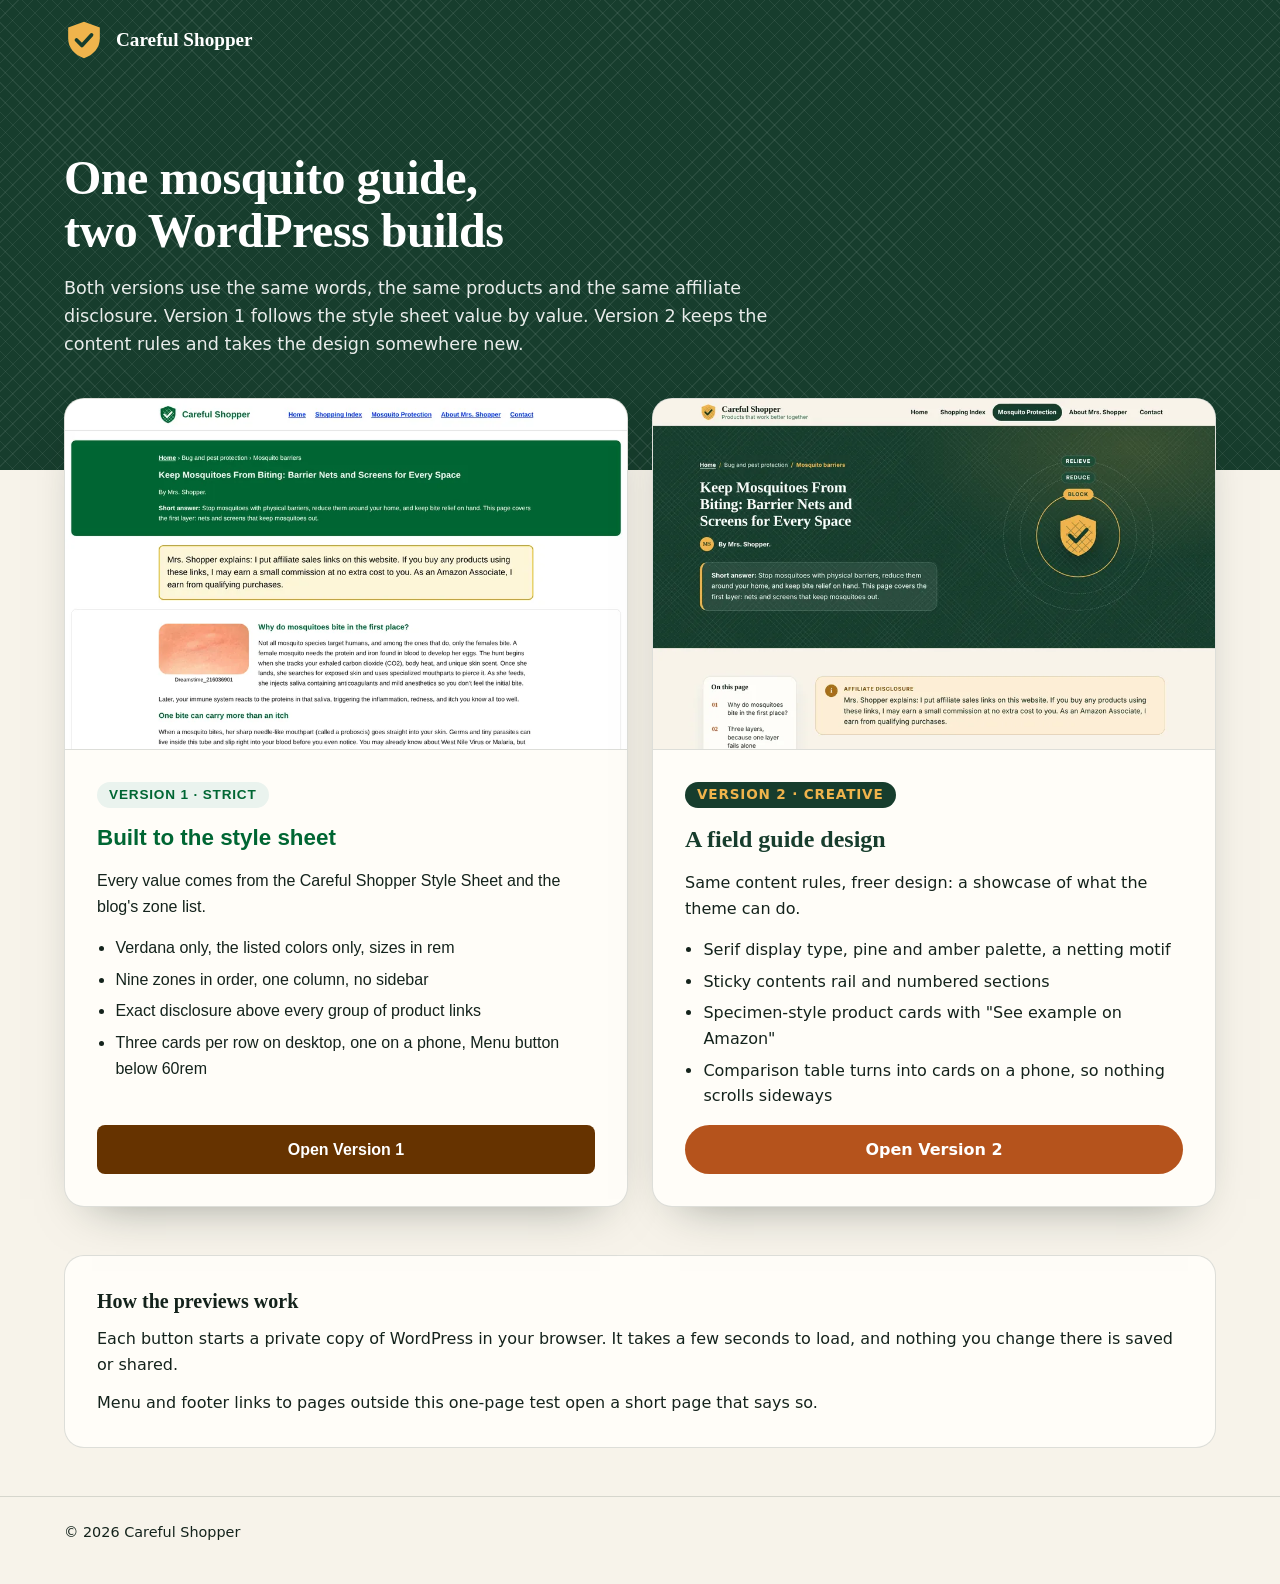
<file: index.html>
<!doctype html>
<html lang="en">
<head>
<meta charset="utf-8">
<meta name="viewport" content="width=device-width, initial-scale=1">
<meta name="theme-color" content="#173D2D">
<meta name="description" content="Two WordPress Playground builds of the Careful Shopper mosquito protection guide: one that follows the style sheet exactly, and one creative field-guide design.">
<title>Careful Shopper: choose a version</title>
<style>
:root{
	--ink:#14231C;--pine:#173D2D;--paper:#F7F3EA;--card:#FFFDF8;--line:rgba(20,35,28,.14);
	--amber:#F0B44C;--clay:#B5531C;--clay-dark:#8F3F13;
	--green:#006633;--brown:#663300;--mint:#EAF3EE;
}
*,*::before,*::after{box-sizing:border-box}
html{font-size:100%}
body{margin:0;background:var(--paper);color:var(--ink);font-family:"Segoe UI",system-ui,-apple-system,Roboto,Arial,sans-serif;line-height:1.6}
a{color:inherit}
a:focus-visible{outline:.1875rem solid var(--clay);outline-offset:.1875rem;border-radius:.25rem}
.wrap{width:min(72rem,100% - 2rem);margin-inline:auto}
header.site{background:var(--pine);color:#fff;background-image:repeating-linear-gradient(45deg,transparent 0 .6rem,rgba(255,255,255,.07) .6rem .66rem),repeating-linear-gradient(-45deg,transparent 0 .6rem,rgba(255,255,255,.07) .6rem .66rem)}
.bar{display:flex;align-items:center;gap:.75rem;padding:1.25rem 0}
.bar svg{width:2.5rem;height:2.5rem;flex:none}
.bar span{font:700 1.2rem/1.2 Georgia,"Iowan Old Style",serif}
.intro{padding:clamp(2rem,6vw,4.5rem) 0 clamp(5rem,10vw,7rem)}
.intro h1{margin:0 0 1rem;max-width:20ch;font:700 clamp(1.9rem,1.2rem + 3vw,3rem)/1.1 Georgia,"Iowan Old Style",serif;letter-spacing:-.01em}
.intro p{margin:0;max-width:44rem;font-size:1.1rem;color:rgba(255,255,255,.9)}
.versions{display:grid;gap:1.5rem;margin-top:calc(-1 * clamp(3rem,7vw,4.5rem));padding-bottom:3rem}
@media(min-width:52rem){.versions{grid-template-columns:1fr 1fr}}
.version{display:flex;flex-direction:column;border-radius:1.25rem;overflow:hidden;background:var(--card);border:.0625rem solid var(--line);box-shadow:0 1.25rem 3rem -1.75rem rgba(20,35,28,.5)}
.version img{display:block;width:100%;height:auto;aspect-ratio:16/10;object-fit:cover;object-position:top;border-bottom:.0625rem solid var(--line)}
.body{display:flex;flex-direction:column;gap:1rem;flex:1;padding:clamp(1.25rem,3vw,2rem)}
.tag{align-self:flex-start;margin:0;padding:.125rem .75rem;border-radius:999px;font-size:.85rem;font-weight:700;letter-spacing:.06em;text-transform:uppercase}
.version h2{margin:0;font-size:1.5rem;line-height:1.25}
.version p{margin:0}
.version ul{margin:0;padding-left:1.15rem;display:grid;gap:.375rem}
.open{display:inline-flex;align-items:center;justify-content:center;gap:.5rem;margin-top:auto;min-height:3rem;padding:.75rem 1.5rem;border-radius:.5rem;color:#fff;font-weight:700;text-decoration:none;text-align:center}
.v1 h2,.v1 .body{font-family:Verdana,Geneva,Arial,sans-serif}
.v1 h2{color:var(--green);font-size:1.4rem}
.v1 .tag{background:var(--mint);color:var(--green)}
.v1 .open{background:var(--brown)}
.v1 .open:hover{background:#4D2600}
.v2 h2{font-family:Georgia,"Iowan Old Style",serif;color:var(--pine)}
.v2 .tag{background:var(--pine);color:var(--amber)}
.v2 .open{background:var(--clay);border-radius:999px}
.v2 .open:hover{background:var(--clay-dark)}
.notes{padding:0 0 3rem}
.notes .box{padding:clamp(1.25rem,3vw,2rem);border-radius:1.25rem;border:.0625rem solid var(--line);background:var(--card)}
.notes h2{margin:0 0 .75rem;font:700 1.25rem/1.3 Georgia,serif}
.notes p{margin:0}
.notes p+p{margin-top:.75rem}
.sr{position:absolute;width:.0625rem;height:.0625rem;overflow:hidden;clip:rect(0 0 0 0);white-space:nowrap}
footer{padding:1.5rem 0 2.5rem;font-size:.9rem;border-top:.0625rem solid var(--line)}
</style>
</head>
<body>
<header class="site">
<div class="wrap">
<div class="bar">
<svg viewBox="0 0 48 48" aria-hidden="true"><path fill="#F0B44C" d="M24 2 43 9v13c0 12-8 20-19 24C13 42 5 34 5 22V9Z"/><path fill="none" stroke="#173D2D" stroke-width="4.5" stroke-linecap="round" stroke-linejoin="round" d="m15 24 6.5 6.5L33 18"/></svg>
<span>Careful Shopper</span>
</div>
<div class="intro">
<h1>One mosquito guide, two WordPress builds</h1>
<p>Both versions use the same words, the same products and the same affiliate disclosure. Version 1 follows the style sheet value by value. Version 2 keeps the content rules and takes the design somewhere new.</p>
</div>
</div>
</header>

<main class="wrap">
<section class="versions" aria-label="Versions">
<article class="version v1">
<img src="assets/20261111-VersionOneStrictPreview.webp" width="960" height="600" alt="Version 1: green header band with the guide title, a yellow disclosure box, and a white education zone">
<div class="body">
<p class="tag">Version 1 · Strict</p>
<h2>Built to the style sheet</h2>
<p>Every value comes from the Careful Shopper Style Sheet and the blog's zone list.</p>
<ul>
<li>Verdana only, the listed colors only, sizes in rem</li>
<li>Nine zones in order, one column, no sidebar</li>
<li>Exact disclosure above every group of product links</li>
<li>Three cards per row on desktop, one on a phone, Menu button below 60rem</li>
</ul>
<a class="open" href="https://playground.wordpress.net/?mode=seamless&amp;blueprint-url=https%3A%2F%2Fraw.githubusercontent.com%2Ffrancis-h-francisco%2Fcareful-shopper-mosquito-guide%2Fmain%2Fblueprint-v1-strict.json" target="_blank" rel="noopener noreferrer">Open Version 1<span class="sr"> in WordPress Playground (new tab)</span></a>
</div>
</article>

<article class="version v2">
<img src="assets/20261111-VersionTwoCreativePreview.webp" width="960" height="600" alt="Version 2: dark pine hero with netting texture and a shield inside three rings, a contents rail, and a disclosure card">
<div class="body">
<p class="tag">Version 2 · Creative</p>
<h2>A field guide design</h2>
<p>Same content rules, freer design: a showcase of what the theme can do.</p>
<ul>
<li>Serif display type, pine and amber palette, a netting motif</li>
<li>Sticky contents rail and numbered sections</li>
<li>Specimen-style product cards with "See example on Amazon"</li>
<li>Comparison table turns into cards on a phone, so nothing scrolls sideways</li>
</ul>
<a class="open" href="https://playground.wordpress.net/?mode=seamless&amp;blueprint-url=https%3A%2F%2Fraw.githubusercontent.com%2Ffrancis-h-francisco%2Fcareful-shopper-mosquito-guide%2Fmain%2Fblueprint-v2-creative.json" target="_blank" rel="noopener noreferrer">Open Version 2<span class="sr"> in WordPress Playground (new tab)</span></a>
</div>
</article>
</section>

<section class="notes" aria-labelledby="notes-title">
<div class="box">
<h2 id="notes-title">How the previews work</h2>
<p>Each button starts a private copy of WordPress in your browser. It takes a few seconds to load, and nothing you change there is saved or shared.</p>
<p>Menu and footer links to pages outside this one-page test open a short page that says so.</p>
</div>
</section>
</main>

<footer>
<div class="wrap">© 2026 Careful Shopper</div>
</footer>
</body>
</html>
</file>
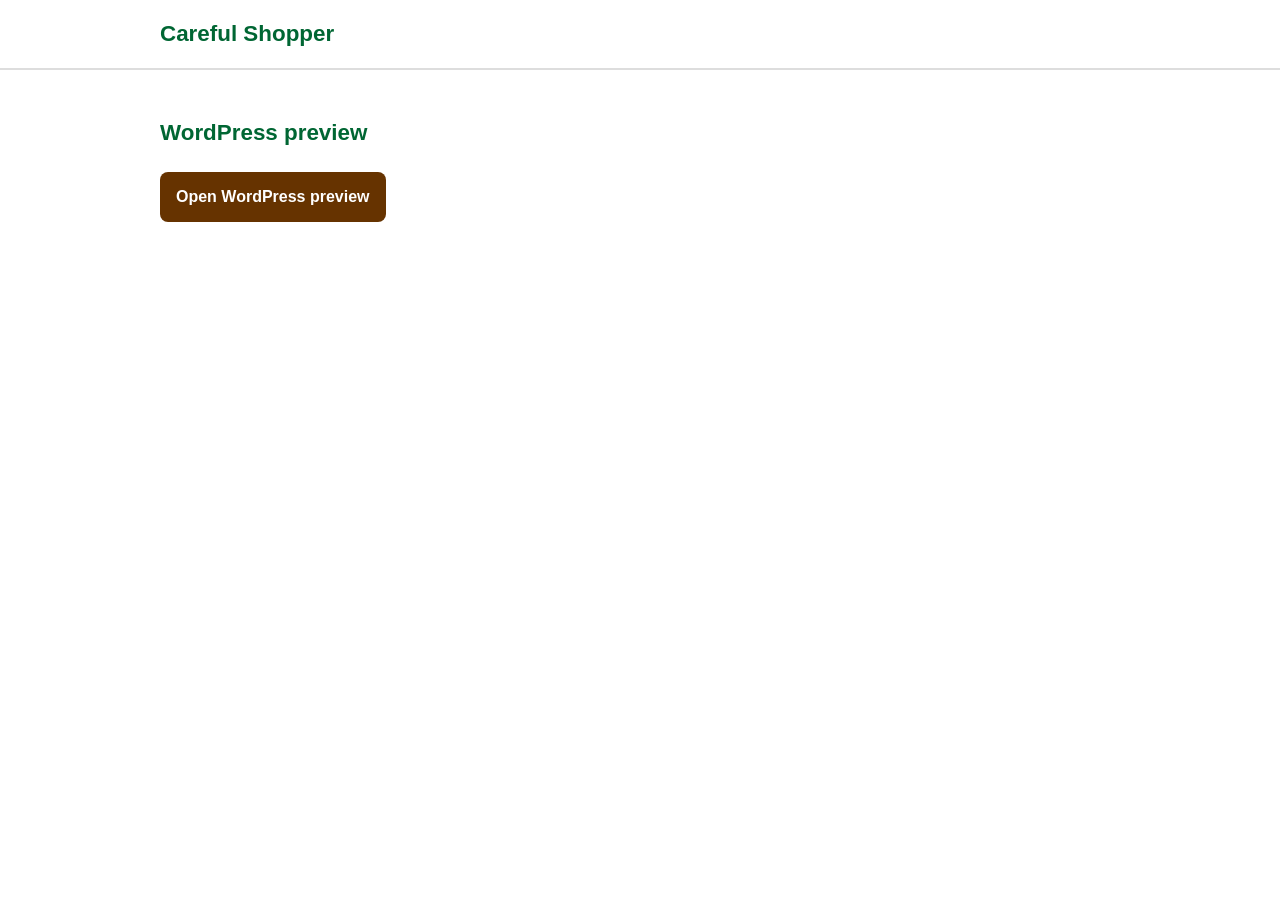
<file: playground.html>
<!doctype html>
<html lang="en">
<head>
<meta charset="utf-8">
<meta name="viewport" content="width=device-width, initial-scale=1">
<meta name="theme-color" content="#006633">
<meta name="description" content="WordPress preview of the Careful Shopper mosquito protection guide.">
<title>Careful Shopper — WordPress Preview</title>
<style>
:root{font-family:Verdana,Geneva,Arial,sans-serif;color:#0F1111;background:#FFFFFF;line-height:1.6}
*{box-sizing:border-box}
body{margin:0;background:#FFFFFF}
header{padding:1rem;border-bottom:.125rem solid #DDDDDD}
header a{display:block;width:min(60rem,calc(100% - 2rem));margin:0 auto;color:#006633;font-size:1.4rem;font-weight:700;text-decoration:none}
main{width:min(60rem,calc(100% - 2rem));margin:3rem auto}
h1{font-size:1.4rem;line-height:1.35;color:#006633;margin:0 0 1.5rem}
.button{display:inline-flex;align-items:center;justify-content:center;min-height:3rem;padding:.75rem 1rem;background:#663300;color:#FFFFFF;border-radius:.5rem;font-size:1rem;font-weight:700;text-decoration:none}
.button:focus-visible{outline:.2rem solid #0033FF;outline-offset:.2rem}
</style>
</head>
<body>
<header><a href="./">Careful Shopper</a></header>
<main>
<h1>WordPress preview</h1>
<a class="button" href="https://playground.wordpress.net/?blueprint-url=https%3A%2F%2Fraw.githubusercontent.com%2Ffrancis-h-francisco%2Fcareful-shopper-mosquito-guide%2Fmain%2Fblueprint.json">Open WordPress preview</a>
</main>
</body>
</html>
</file>
